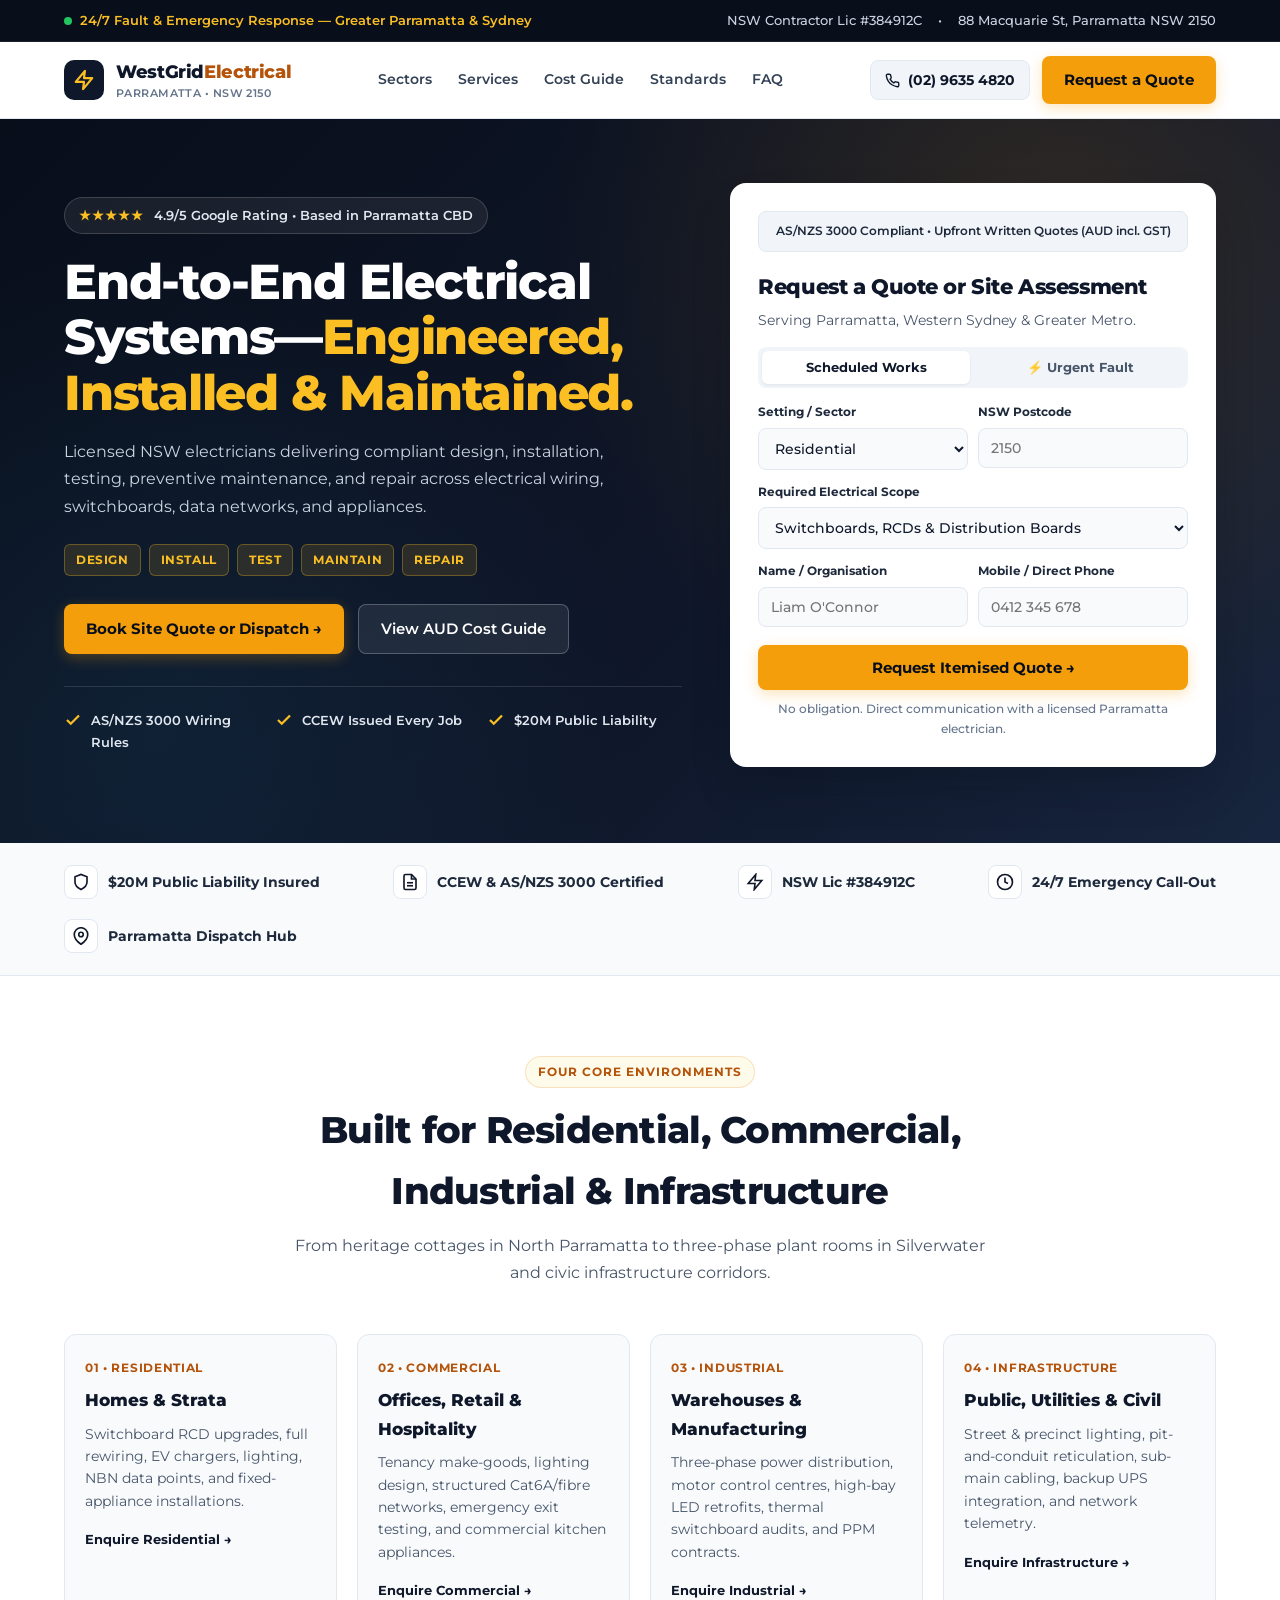
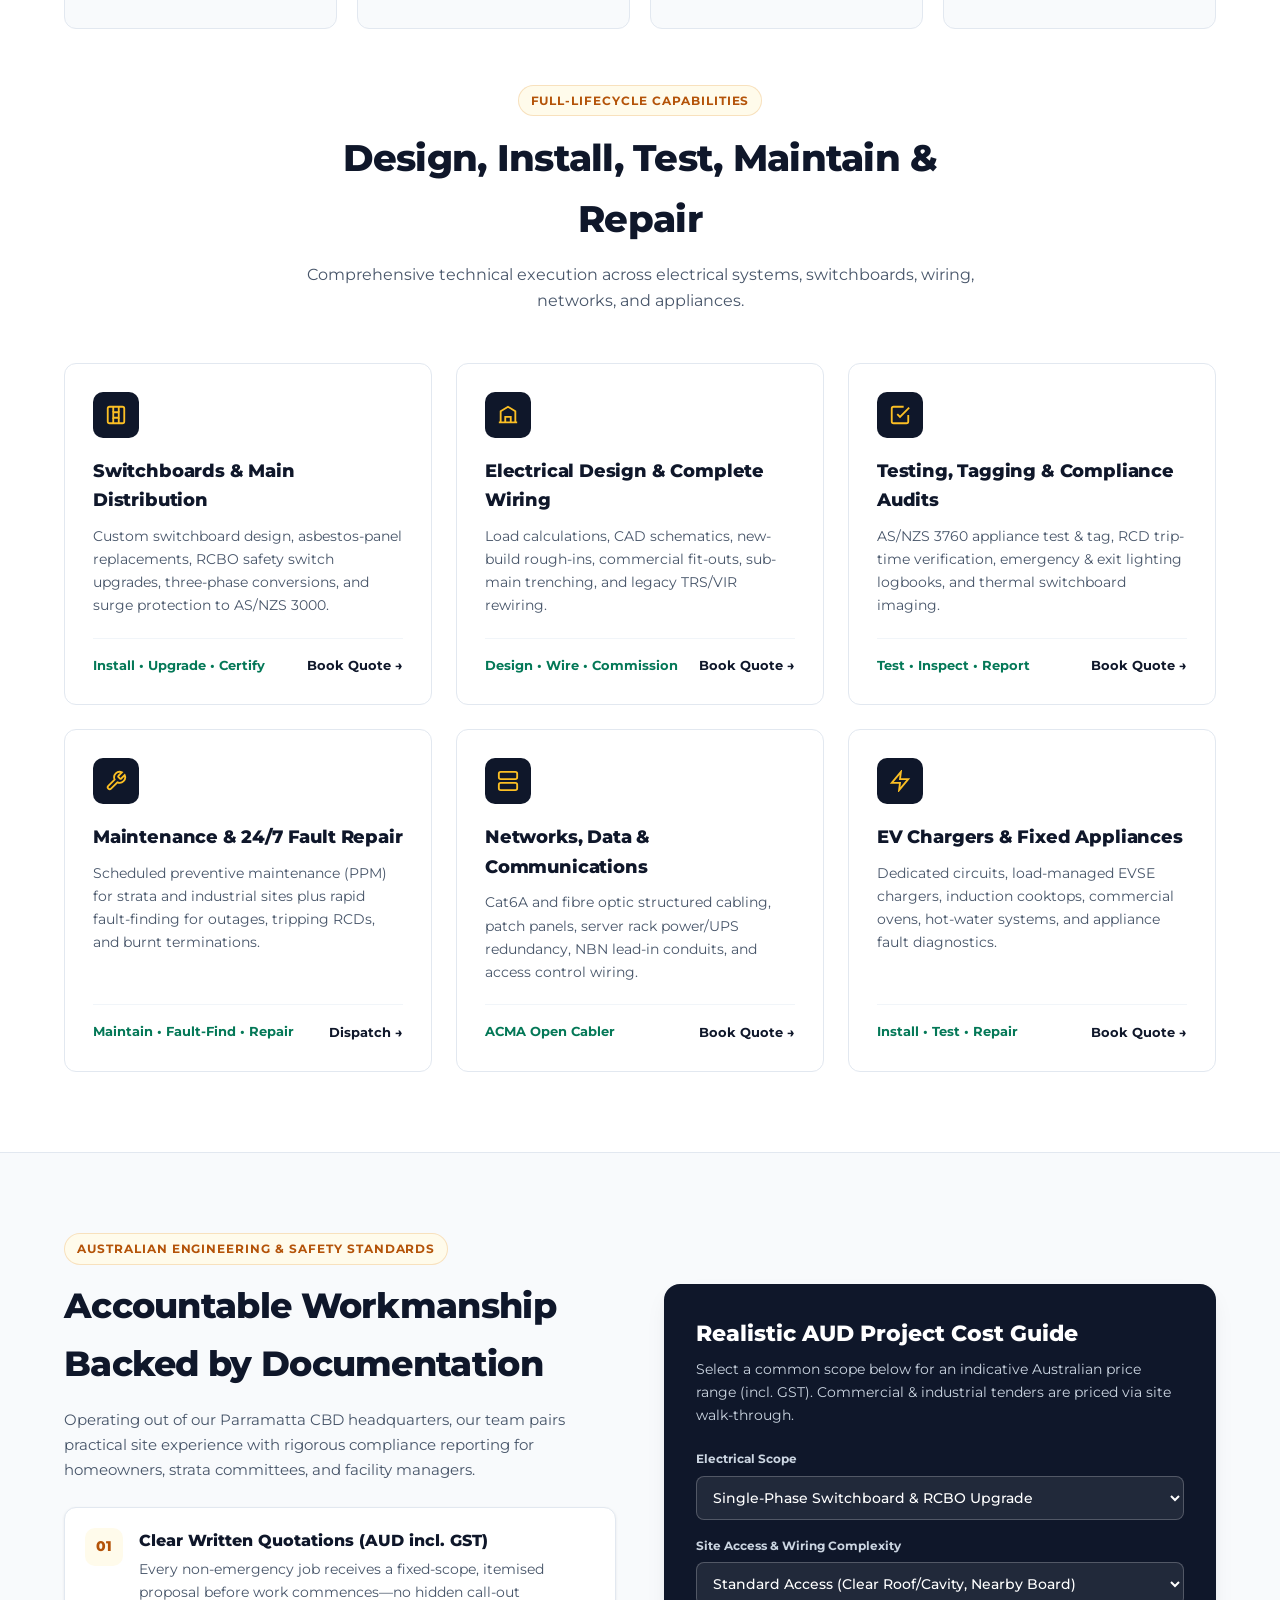
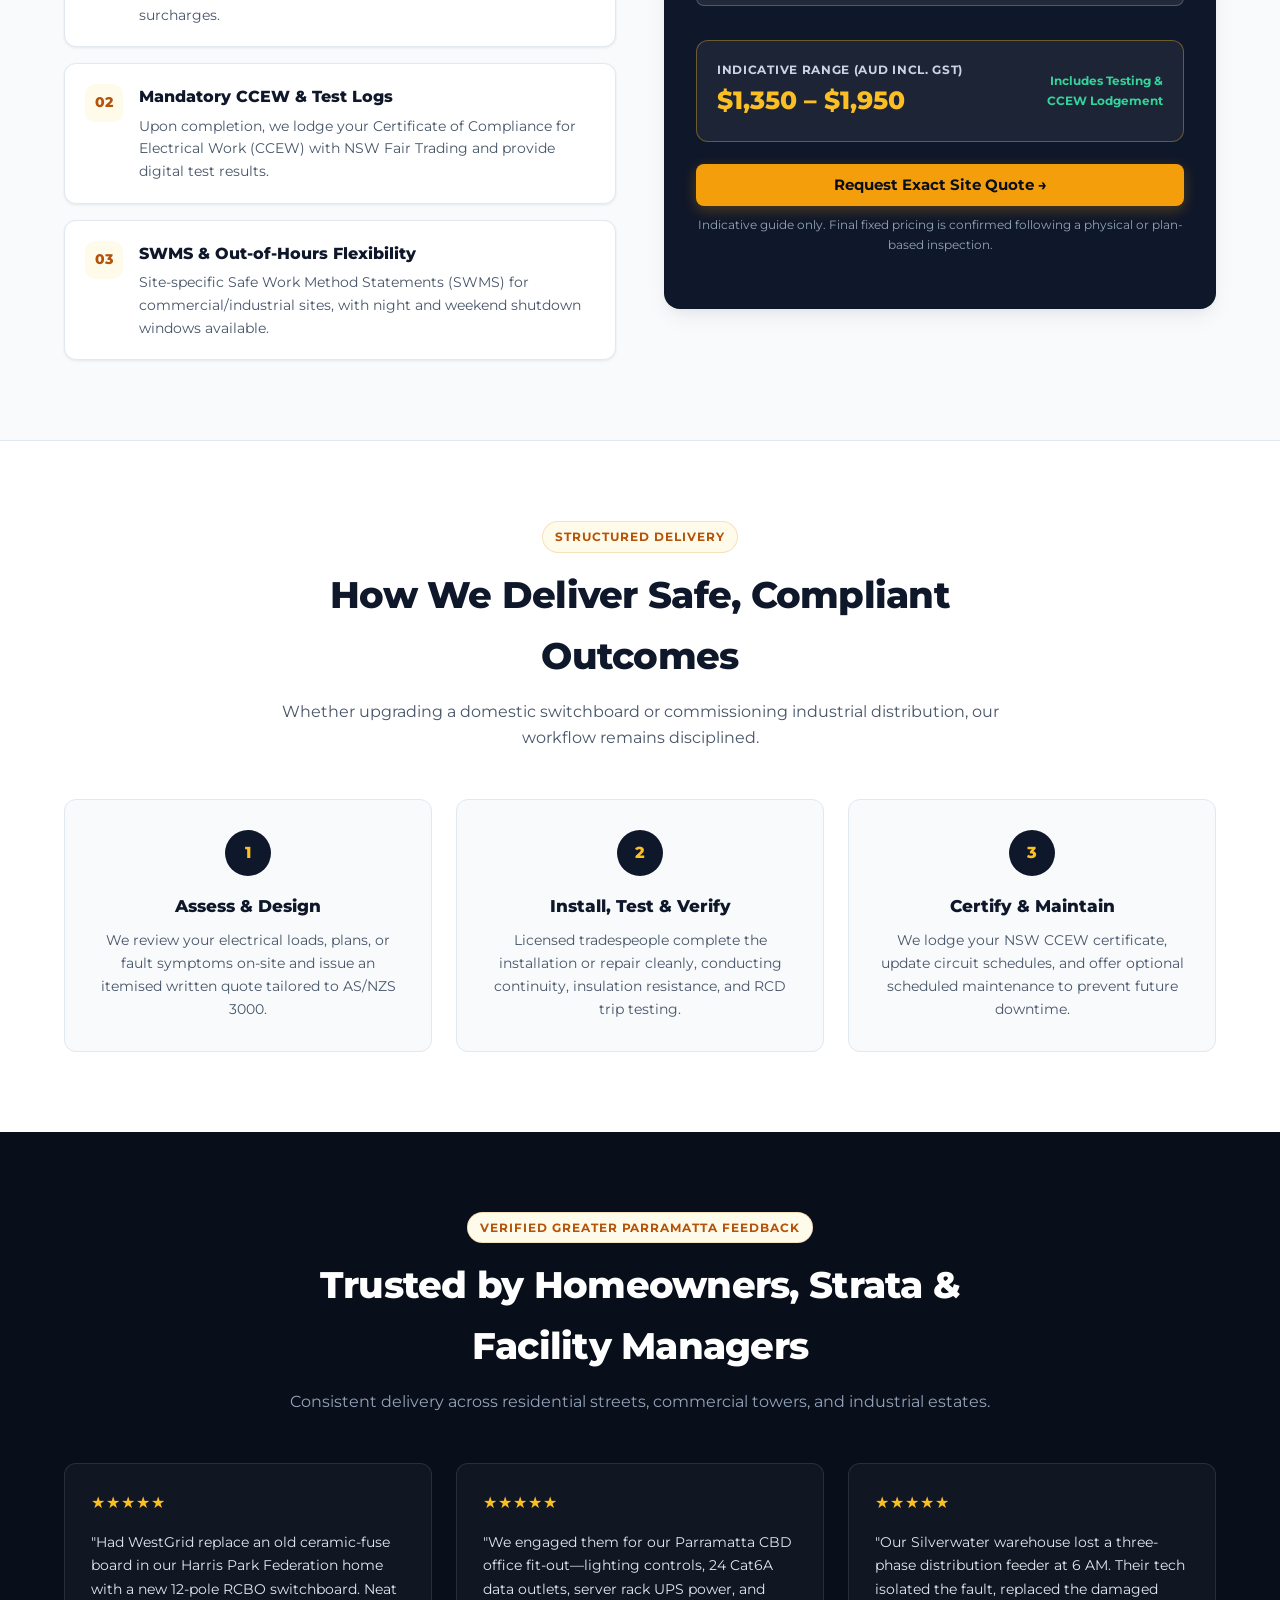
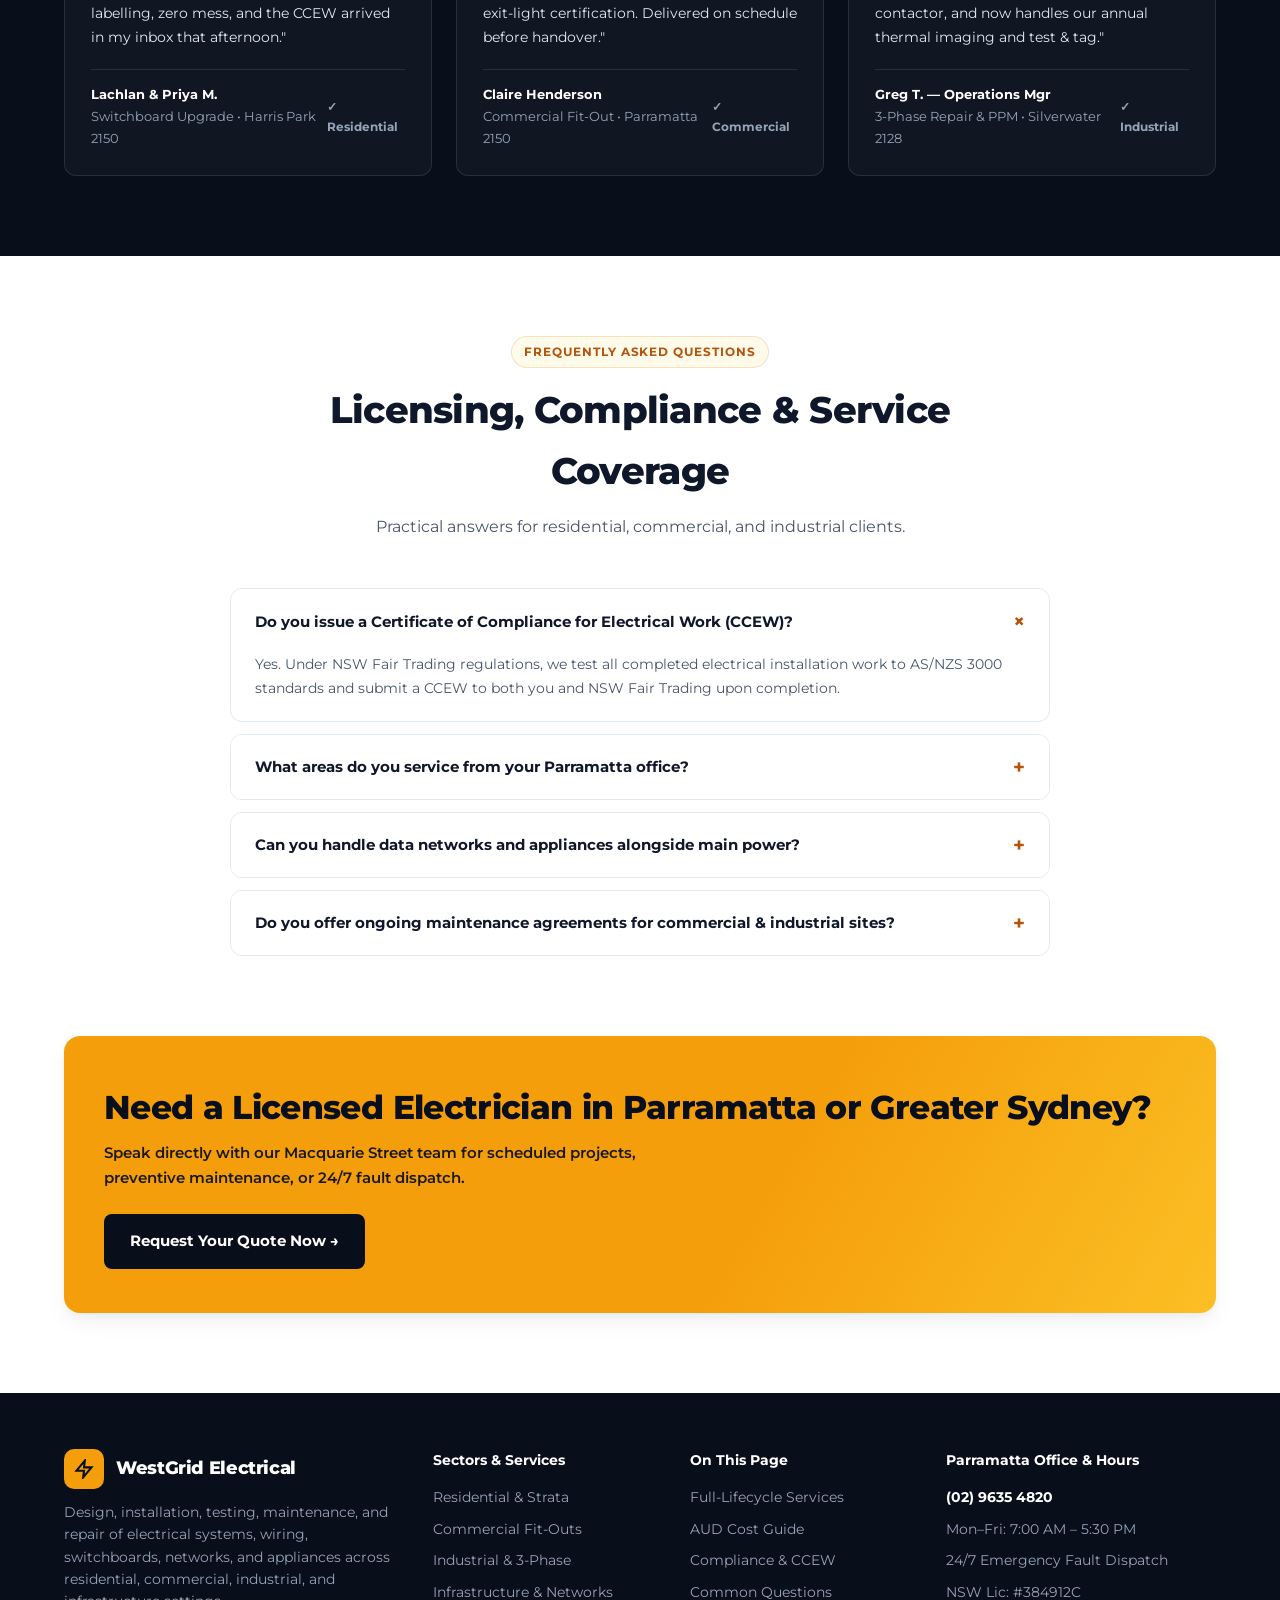
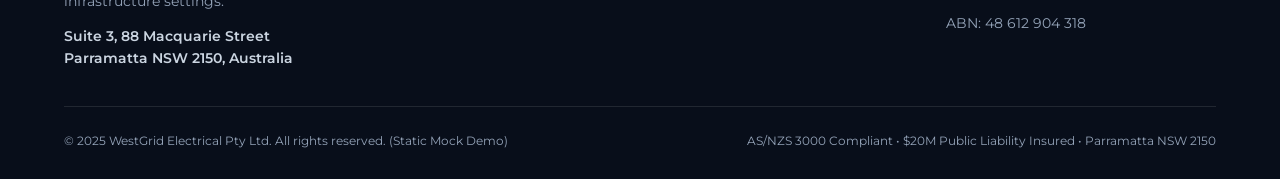
<file: public/assets/aistudio/ai_studio_code_72c4e720.html>
<!DOCTYPE html>
<html lang="en-AU">
<head>
  <meta charset="UTF-8" />
  <meta name="viewport" content="width=device-width, initial-scale=1.0" />
  <title>WestGrid Electrical | Parramatta NSW — Design, Install, Test, Maintain &amp; Repair</title>
  <link rel="preconnect" href="https://fonts.googleapis.com" />
  <link rel="preconnect" href="https://fonts.gstatic.com" crossorigin />
  <link href="https://fonts.googleapis.com/css2?family=Montserrat:wght@400;500;600;700;800&display=swap" rel="stylesheet" />
  <style>
    :root {
      --navy-950: #080e1a;
      --navy-900: #0f172a;
      --navy-800: #1e293b;
      --slate-700: #334155;
      --slate-600: #475569;
      --slate-500: #64748b;
      --slate-200: #e2e8f0;
      --slate-100: #f1f5f9;
      --slate-50: #f8fafc;
      --amber-500: #f59e0b;
      --amber-400: #fbbf24;
      --amber-700: #b45309;
      --amber-50: #fffbeb;
      --emerald-700: #047857;
      --emerald-50: #ecfdf5;
      --red-700: #b91c1c;
      --red-50: #fef2f2;
      --white: #ffffff;
      --radius-sm: 8px;
      --radius-md: 12px;
      --radius-lg: 16px;
      --shadow-sm: 0 1px 3px rgba(15, 23, 42, 0.08);
      --shadow-md: 0 10px 25px -5px rgba(15, 23, 42, 0.08), 0 4px 10px -2px rgba(15, 23, 42, 0.04);
      --shadow-lg: 0 24px 48px -12px rgba(8, 14, 26, 0.32);
    }

    * {
      box-sizing: border-box;
      margin: 0;
      padding: 0;
    }

    html {
      scroll-behavior: smooth;
      font-family: "Montserrat", -apple-system, BlinkMacSystemFont, "Segoe UI", Roboto, sans-serif;
      color: var(--navy-900);
      background-color: var(--white);
      line-height: 1.65;
      -webkit-font-smoothing: antialiased;
    }

    a {
      color: inherit;
      text-decoration: none;
    }

    button,
    input,
    select {
      font-family: inherit;
    }

    button {
      cursor: pointer;
      border: none;
    }

    :focus-visible {
      outline: 3px solid var(--amber-400);
      outline-offset: 2px;
    }

    .container {
      width: 100%;
      max-width: 1200px;
      margin: 0 auto;
      padding: 0 24px;
    }

    /* Top Compliance & Dispatch Bar */
    .top-bar {
      background: var(--navy-950);
      color: #cbd5e1;
      font-size: 0.8rem;
      font-weight: 500;
      padding: 10px 0;
      border-bottom: 1px solid rgba(255, 255, 255, 0.08);
    }

    .top-bar-inner {
      display: flex;
      justify-content: space-between;
      align-items: center;
      flex-wrap: wrap;
      gap: 12px;
    }

    .status-pill {
      display: inline-flex;
      align-items: center;
      gap: 8px;
      font-weight: 600;
      color: var(--amber-400);
    }

    .pulse-dot {
      width: 8px;
      height: 8px;
      background: #22c55e;
      border-radius: 50%;
      box-shadow: 0 0 0 0 rgba(34, 197, 94, 0.7);
      animation: pulse 2s infinite;
    }

    @keyframes pulse {
      0% { box-shadow: 0 0 0 0 rgba(34, 197, 94, 0.7); }
      70% { box-shadow: 0 0 0 7px rgba(34, 197, 94, 0); }
      100% { box-shadow: 0 0 0 0 rgba(34, 197, 94, 0); }
    }

    .top-meta {
      display: flex;
      align-items: center;
      gap: 16px;
      flex-wrap: wrap;
    }

    /* Sticky Header */
    .header {
      position: sticky;
      top: 0;
      z-index: 100;
      background: rgba(255, 255, 255, 0.96);
      backdrop-filter: blur(12px);
      border-bottom: 1px solid var(--slate-200);
    }

    .header-inner {
      display: flex;
      align-items: center;
      justify-content: space-between;
      height: 76px;
      gap: 16px;
    }

    .brand {
      display: flex;
      align-items: center;
      gap: 12px;
      font-weight: 800;
      font-size: 1.15rem;
      letter-spacing: -0.02em;
      color: var(--navy-900);
    }

    .brand-icon {
      width: 40px;
      height: 40px;
      background: var(--navy-900);
      color: var(--amber-400);
      border-radius: 10px;
      display: grid;
      place-items: center;
      flex-shrink: 0;
    }

    .brand-sub {
      display: block;
      font-size: 0.68rem;
      font-weight: 600;
      color: var(--slate-500);
      letter-spacing: 0.04em;
      text-transform: uppercase;
      margin-top: -2px;
    }

    .nav-links {
      display: flex;
      align-items: center;
      gap: 26px;
      font-weight: 600;
      font-size: 0.9rem;
      color: var(--slate-700);
    }

    .nav-links a {
      padding: 6px 0;
      transition: color 0.15s;
    }

    .nav-links a:hover {
      color: var(--amber-700);
    }

    .header-actions {
      display: flex;
      align-items: center;
      gap: 12px;
    }

    .phone-chip {
      display: inline-flex;
      align-items: center;
      gap: 8px;
      padding: 10px 14px;
      background: var(--slate-100);
      border: 1px solid var(--slate-200);
      border-radius: var(--radius-sm);
      font-weight: 700;
      font-size: 0.88rem;
      color: var(--navy-900);
      transition: background 0.15s;
    }

    .phone-chip:hover {
      background: var(--slate-200);
    }

    .btn-primary {
      display: inline-flex;
      align-items: center;
      justify-content: center;
      gap: 8px;
      background: var(--amber-500);
      color: var(--navy-950);
      font-weight: 700;
      padding: 12px 22px;
      border-radius: var(--radius-sm);
      font-size: 0.92rem;
      transition: transform 0.15s, background 0.15s, box-shadow 0.15s;
      box-shadow: 0 4px 14px rgba(245, 158, 11, 0.28);
    }

    .btn-primary:hover {
      background: var(--amber-400);
      transform: translateY(-1px);
    }

    .btn-secondary {
      display: inline-flex;
      align-items: center;
      justify-content: center;
      gap: 8px;
      background: rgba(255, 255, 255, 0.08);
      color: var(--white);
      border: 1px solid rgba(255, 255, 255, 0.24);
      font-weight: 600;
      padding: 12px 22px;
      border-radius: var(--radius-sm);
      font-size: 0.92rem;
      transition: background 0.15s;
    }

    .btn-secondary:hover {
      background: rgba(255, 255, 255, 0.16);
    }

    .mobile-menu-btn {
      display: none;
      background: var(--slate-100);
      border: 1px solid var(--slate-200);
      padding: 9px 10px;
      border-radius: var(--radius-sm);
      color: var(--navy-900);
    }

    /* Hero Section */
    .hero {
      background:
        radial-gradient(circle at 82% 18%, rgba(245, 158, 11, 0.14), transparent 42%),
        radial-gradient(circle at 12% 85%, rgba(56, 189, 248, 0.08), transparent 38%),
        linear-gradient(135deg, var(--navy-950) 0%, var(--navy-900) 62%, #17253e 100%);
      color: var(--white);
      padding: 64px 0 76px;
    }

    .hero-grid {
      display: grid;
      grid-template-columns: 1.12fr 0.88fr;
      gap: 48px;
      align-items: center;
    }

    .location-pill {
      display: inline-flex;
      align-items: center;
      gap: 10px;
      background: rgba(255, 255, 255, 0.07);
      border: 1px solid rgba(255, 255, 255, 0.16);
      padding: 7px 14px;
      border-radius: 999px;
      font-size: 0.8rem;
      font-weight: 600;
      color: #e2e8f0;
      margin-bottom: 20px;
    }

    .stars {
      color: var(--amber-400);
      letter-spacing: 1px;
    }

    .hero h1 {
      font-size: clamp(2rem, 3.8vw, 3.05rem);
      line-height: 1.14;
      font-weight: 800;
      letter-spacing: -0.025em;
      margin-bottom: 18px;
    }

    .hero h1 span {
      color: var(--amber-400);
    }

    .hero-sub {
      font-size: 1.03rem;
      color: #cbd5e1;
      max-width: 580px;
      margin-bottom: 24px;
      font-weight: 400;
    }

    .lifecycle-tags {
      display: flex;
      flex-wrap: wrap;
      gap: 8px;
      margin-bottom: 28px;
    }

    .lifecycle-tag {
      font-size: 0.76rem;
      font-weight: 700;
      text-transform: uppercase;
      letter-spacing: 0.05em;
      padding: 5px 11px;
      border-radius: 6px;
      background: rgba(251, 191, 36, 0.12);
      border: 1px solid rgba(251, 191, 36, 0.3);
      color: var(--amber-400);
    }

    .hero-cta-row {
      display: flex;
      flex-wrap: wrap;
      gap: 14px;
      margin-bottom: 32px;
    }

    .hero-trust-list {
      display: grid;
      grid-template-columns: repeat(3, minmax(0, 1fr));
      gap: 16px;
      padding-top: 22px;
      border-top: 1px solid rgba(255, 255, 255, 0.12);
    }

    .hero-trust-item {
      display: flex;
      align-items: flex-start;
      gap: 9px;
      font-size: 0.84rem;
      color: #e2e8f0;
      font-weight: 600;
    }

    .check-icon {
      color: var(--amber-400);
      flex-shrink: 0;
      margin-top: 2px;
    }

    /* Hero Quote Card */
    .quote-card {
      background: var(--white);
      color: var(--navy-900);
      border-radius: var(--radius-lg);
      padding: 28px;
      box-shadow: var(--shadow-lg);
    }

    .compliance-note {
      background: var(--slate-100);
      color: var(--navy-800);
      border: 1px solid var(--slate-200);
      padding: 9px 12px;
      border-radius: var(--radius-sm);
      font-size: 0.78rem;
      font-weight: 600;
      text-align: center;
      margin-bottom: 18px;
    }

    .quote-card h2 {
      font-size: 1.32rem;
      font-weight: 800;
      letter-spacing: -0.02em;
      margin-bottom: 4px;
    }

    .quote-card p.form-sub {
      font-size: 0.86rem;
      color: var(--slate-600);
      margin-bottom: 16px;
    }

    .urgency-toggle {
      display: grid;
      grid-template-columns: 1fr 1fr;
      gap: 6px;
      margin-bottom: 14px;
      background: var(--slate-100);
      padding: 4px;
      border-radius: var(--radius-sm);
    }

    .urgency-btn {
      padding: 9px 10px;
      border-radius: 6px;
      font-size: 0.8rem;
      font-weight: 700;
      background: transparent;
      color: var(--slate-600);
      transition: all 0.15s;
    }

    .urgency-btn.active {
      background: var(--white);
      color: var(--navy-900);
      box-shadow: var(--shadow-sm);
    }

    .urgency-btn.emergency.active {
      background: var(--red-50);
      color: var(--red-700);
    }

    .form-group {
      margin-bottom: 12px;
    }

    .form-row-2 {
      display: grid;
      grid-template-columns: 1fr 1fr;
      gap: 10px;
    }

    .form-group label {
      display: block;
      font-size: 0.78rem;
      font-weight: 700;
      color: var(--navy-800);
      margin-bottom: 5px;
    }

    .form-control {
      width: 100%;
      padding: 10px 12px;
      border: 1.5px solid var(--slate-200);
      border-radius: var(--radius-sm);
      font-size: 0.88rem;
      font-weight: 500;
      color: var(--navy-900);
      background: var(--slate-50);
      transition: border-color 0.15s, background 0.15s;
    }

    .form-control:focus {
      outline: none;
      border-color: var(--amber-500);
      background: var(--white);
    }

    .submit-btn {
      width: 100%;
      padding: 13px;
      font-size: 0.94rem;
      margin-top: 6px;
    }

    .form-disclaimer {
      text-align: center;
      font-size: 0.74rem;
      color: var(--slate-500);
      margin-top: 10px;
      font-weight: 500;
    }

    .quote-success {
      display: none;
      text-align: center;
      padding: 24px 8px;
    }

    .success-icon {
      width: 56px;
      height: 56px;
      border-radius: 50%;
      background: var(--emerald-50);
      color: var(--emerald-700);
      display: grid;
      place-items: center;
      margin: 0 auto 14px;
    }

    /* Credentials Strip */
    .trust-strip {
      background: var(--slate-50);
      border-bottom: 1px solid var(--slate-200);
      padding: 22px 0;
    }

    .trust-strip-grid {
      display: flex;
      justify-content: space-between;
      align-items: center;
      flex-wrap: wrap;
      gap: 20px;
    }

    .trust-badge-item {
      display: flex;
      align-items: center;
      gap: 10px;
      font-weight: 700;
      font-size: 0.85rem;
      color: var(--navy-800);
    }

    .trust-badge-icon {
      width: 34px;
      height: 34px;
      border-radius: 8px;
      background: var(--white);
      border: 1px solid var(--slate-200);
      display: grid;
      place-items: center;
      color: var(--navy-900);
      flex-shrink: 0;
    }

    /* Section Commons */
    section {
      padding: 80px 0;
    }

    .section-header {
      text-align: center;
      max-width: 720px;
      margin: 0 auto 48px;
    }

    .eyebrow {
      display: inline-block;
      font-size: 0.75rem;
      font-weight: 700;
      text-transform: uppercase;
      letter-spacing: 0.08em;
      color: var(--amber-700);
      background: var(--amber-50);
      border: 1px solid rgba(217, 119, 6, 0.2);
      padding: 5px 12px;
      border-radius: 999px;
      margin-bottom: 12px;
    }

    .section-header h2 {
      font-size: clamp(1.65rem, 3vw, 2.3rem);
      font-weight: 800;
      letter-spacing: -0.02em;
      margin-bottom: 12px;
      color: var(--navy-900);
    }

    .section-header p {
      color: var(--slate-600);
      font-size: 1rem;
      font-weight: 400;
    }

    /* Sector Tabs & 4-Sector Showcase */
    .sector-grid {
      display: grid;
      grid-template-columns: repeat(4, minmax(0, 1fr));
      gap: 20px;
      margin-bottom: 56px;
    }

    .sector-card {
      background: var(--slate-50);
      border: 1px solid var(--slate-200);
      border-radius: var(--radius-md);
      padding: 24px 20px;
      text-align: left;
      transition: border-color 0.15s, box-shadow 0.15s, background 0.15s;
    }

    .sector-card:hover {
      background: var(--white);
      border-color: var(--amber-500);
      box-shadow: var(--shadow-md);
    }

    .sector-label {
      font-size: 0.72rem;
      font-weight: 700;
      text-transform: uppercase;
      letter-spacing: 0.06em;
      color: var(--amber-700);
      margin-bottom: 8px;
      display: block;
    }

    .sector-card h3 {
      font-size: 1.08rem;
      font-weight: 800;
      margin-bottom: 8px;
      color: var(--navy-900);
    }

    .sector-card p {
      font-size: 0.85rem;
      color: var(--slate-600);
      margin-bottom: 14px;
    }

    .sector-action {
      font-size: 0.82rem;
      font-weight: 700;
      color: var(--navy-900);
      background: none;
      display: inline-flex;
      align-items: center;
      gap: 4px;
    }

    .sector-action:hover {
      color: var(--amber-700);
    }

    /* Services Grid */
    .services-grid {
      display: grid;
      grid-template-columns: repeat(3, minmax(0, 1fr));
      gap: 24px;
    }

    .service-card {
      background: var(--white);
      border: 1px solid var(--slate-200);
      border-radius: var(--radius-md);
      padding: 28px;
      transition: transform 0.2s, box-shadow 0.2s, border-color 0.2s;
      display: flex;
      flex-direction: column;
      justify-content: space-between;
    }

    .service-card:hover {
      transform: translateY(-3px);
      box-shadow: var(--shadow-md);
      border-color: var(--amber-500);
    }

    .service-icon {
      width: 46px;
      height: 46px;
      border-radius: 10px;
      background: var(--navy-900);
      color: var(--amber-400);
      display: grid;
      place-items: center;
      margin-bottom: 18px;
    }

    .service-card h3 {
      font-size: 1.12rem;
      font-weight: 800;
      margin-bottom: 10px;
      letter-spacing: -0.01em;
    }

    .service-card p {
      color: var(--slate-600);
      font-size: 0.88rem;
      margin-bottom: 20px;
    }

    .service-meta {
      display: flex;
      align-items: center;
      justify-content: space-between;
      padding-top: 16px;
      border-top: 1px solid var(--slate-100);
      font-size: 0.82rem;
      font-weight: 700;
    }

    .scope-tag {
      color: var(--emerald-700);
    }

    .select-service-link {
      color: var(--navy-900);
      display: inline-flex;
      align-items: center;
      gap: 4px;
      font-weight: 700;
      background: none;
      font-size: 0.82rem;
    }

    .select-service-link:hover {
      color: var(--amber-700);
    }

    /* Interactive Cost Estimator + Parramatta Standards */
    .estimator-section {
      background: var(--slate-50);
      border-top: 1px solid var(--slate-200);
      border-bottom: 1px solid var(--slate-200);
    }

    .split-feature {
      display: grid;
      grid-template-columns: 1fr 1fr;
      gap: 48px;
      align-items: center;
    }

    .guarantees-list {
      display: grid;
      gap: 16px;
    }

    .guarantee-item {
      display: flex;
      gap: 16px;
      background: var(--white);
      padding: 20px;
      border-radius: var(--radius-md);
      border: 1px solid var(--slate-200);
      box-shadow: var(--shadow-sm);
    }

    .guarantee-num {
      width: 38px;
      height: 38px;
      border-radius: 10px;
      background: var(--amber-50);
      color: var(--amber-700);
      font-weight: 800;
      font-size: 0.9rem;
      display: grid;
      place-items: center;
      flex-shrink: 0;
    }

    .guarantee-item h3 {
      font-size: 1rem;
      font-weight: 800;
      margin-bottom: 4px;
    }

    .guarantee-item p {
      font-size: 0.86rem;
      color: var(--slate-600);
    }

    .estimator-box {
      background: var(--navy-900);
      color: var(--white);
      border-radius: var(--radius-lg);
      padding: 32px;
      box-shadow: var(--shadow-md);
    }

    .estimator-box h3 {
      font-size: 1.35rem;
      font-weight: 800;
      margin-bottom: 6px;
    }

    .estimator-box > p {
      color: #cbd5e1;
      font-size: 0.88rem;
      margin-bottom: 22px;
    }

    .est-label {
      display: block;
      font-size: 0.78rem;
      font-weight: 700;
      color: #cbd5e1;
      margin-bottom: 6px;
    }

    .est-select {
      width: 100%;
      padding: 11px 12px;
      border-radius: var(--radius-sm);
      border: 1px solid rgba(255, 255, 255, 0.22);
      background: rgba(255, 255, 255, 0.08);
      color: var(--white);
      font-size: 0.88rem;
      font-weight: 500;
      margin-bottom: 16px;
    }

    .est-select option {
      color: var(--navy-900);
      background: var(--white);
    }

    .est-result {
      background: rgba(255, 255, 255, 0.06);
      border: 1px solid rgba(251, 191, 36, 0.35);
      border-radius: var(--radius-md);
      padding: 20px;
      margin: 18px 0 22px;
      display: flex;
      justify-content: space-between;
      align-items: center;
      flex-wrap: wrap;
      gap: 12px;
    }

    .est-price {
      font-size: 1.55rem;
      font-weight: 800;
      color: var(--amber-400);
    }

    /* 3-Step Delivery Process */
    .steps-grid {
      display: grid;
      grid-template-columns: repeat(3, minmax(0, 1fr));
      gap: 24px;
    }

    .step-card {
      text-align: center;
      padding: 30px 24px;
      border-radius: var(--radius-md);
      background: var(--slate-50);
      border: 1px solid var(--slate-200);
    }

    .step-badge {
      width: 46px;
      height: 46px;
      border-radius: 50%;
      background: var(--navy-900);
      color: var(--amber-400);
      font-weight: 800;
      font-size: 1rem;
      display: grid;
      place-items: center;
      margin: 0 auto 16px;
    }

    .step-card h3 {
      font-size: 1.08rem;
      font-weight: 800;
      margin-bottom: 8px;
    }

    .step-card p {
      font-size: 0.87rem;
      color: var(--slate-600);
    }

    /* Reviews Section */
    .reviews-section {
      background: var(--navy-950);
      color: var(--white);
    }

    .reviews-section .section-header h2 {
      color: var(--white);
    }

    .reviews-section .section-header p {
      color: #94a3b8;
    }

    .reviews-grid {
      display: grid;
      grid-template-columns: repeat(3, minmax(0, 1fr));
      gap: 24px;
    }

    .review-card {
      background: rgba(255, 255, 255, 0.04);
      border: 1px solid rgba(255, 255, 255, 0.1);
      border-radius: var(--radius-md);
      padding: 26px;
      display: flex;
      flex-direction: column;
      justify-content: space-between;
    }

    .review-text {
      font-size: 0.9rem;
      color: #e2e8f0;
      margin: 14px 0 20px;
      line-height: 1.65;
    }

    .reviewer {
      display: flex;
      align-items: center;
      justify-content: space-between;
      border-top: 1px solid rgba(255, 255, 255, 0.1);
      padding-top: 14px;
      font-size: 0.82rem;
    }

    .reviewer strong {
      display: block;
      color: var(--white);
    }

    .reviewer span {
      color: #94a3b8;
    }

    .verified-tag {
      color: #34d399;
      font-weight: 700;
      font-size: 0.76rem;
    }

    /* FAQ Accordion */
    .faq-list {
      max-width: 820px;
      margin: 0 auto;
      display: grid;
      gap: 12px;
    }

    .faq-item {
      border: 1px solid var(--slate-200);
      border-radius: var(--radius-md);
      overflow: hidden;
      background: var(--white);
    }

    .faq-btn {
      width: 100%;
      text-align: left;
      padding: 20px 24px;
      background: var(--white);
      font-size: 0.96rem;
      font-weight: 700;
      color: var(--navy-900);
      display: flex;
      justify-content: space-between;
      align-items: center;
      gap: 16px;
    }

    .faq-btn:hover {
      background: var(--slate-50);
    }

    .faq-icon {
      font-size: 1.25rem;
      color: var(--amber-700);
      transition: transform 0.2s;
      flex-shrink: 0;
    }

    .faq-item.open .faq-icon {
      transform: rotate(45deg);
    }

    .faq-answer {
      max-height: 0;
      overflow: hidden;
      transition: max-height 0.25s ease;
      padding: 0 24px;
      color: var(--slate-600);
      font-size: 0.9rem;
    }

    .faq-item.open .faq-answer {
      max-height: 240px;
      padding-bottom: 20px;
    }

    /* Final CTA Banner */
    .cta-banner {
      padding: 0 0 80px;
    }

    .cta-box {
      background: linear-gradient(120deg, var(--amber-500) 0%, #f59e0b 60%, #fbbf24 100%);
      color: var(--navy-950);
      border-radius: var(--radius-lg);
      padding: 44px 40px;
      display: flex;
      justify-content: space-between;
      align-items: center;
      flex-wrap: wrap;
      gap: 24px;
      box-shadow: var(--shadow-md);
    }

    .cta-box h2 {
      font-size: clamp(1.5rem, 2.8vw, 2.05rem);
      font-weight: 800;
      letter-spacing: -0.02em;
      margin-bottom: 6px;
    }

    .cta-box p {
      font-weight: 600;
      font-size: 0.95rem;
      opacity: 0.92;
      max-width: 600px;
    }

    .btn-dark {
      background: var(--navy-950);
      color: var(--white);
      padding: 15px 26px;
      border-radius: var(--radius-sm);
      font-weight: 700;
      font-size: 0.94rem;
      display: inline-flex;
      align-items: center;
      gap: 8px;
      transition: transform 0.15s;
    }

    .btn-dark:hover {
      transform: translateY(-2px);
    }

    /* Footer */
    .footer {
      background: var(--navy-950);
      color: #94a3b8;
      padding: 56px 0 28px;
      font-size: 0.85rem;
    }

    .footer-grid {
      display: grid;
      grid-template-columns: 1.5fr 1fr 1fr 1.2fr;
      gap: 32px;
      padding-bottom: 36px;
      border-bottom: 1px solid rgba(255, 255, 255, 0.1);
    }

    .footer h4 {
      color: var(--white);
      font-size: 0.9rem;
      font-weight: 700;
      margin-bottom: 14px;
    }

    .footer ul {
      list-style: none;
      display: grid;
      gap: 9px;
    }

    .footer a:hover {
      color: var(--amber-400);
    }

    .footer-bottom {
      padding-top: 24px;
      display: flex;
      justify-content: space-between;
      flex-wrap: wrap;
      gap: 12px;
      font-size: 0.78rem;
    }

    /* Toast Notification */
    .toast {
      position: fixed;
      bottom: 24px;
      right: 24px;
      background: var(--navy-900);
      color: var(--white);
      padding: 12px 18px;
      border-radius: var(--radius-sm);
      border-left: 4px solid var(--amber-400);
      box-shadow: var(--shadow-lg);
      font-size: 0.86rem;
      font-weight: 600;
      opacity: 0;
      pointer-events: none;
      transform: translateY(12px);
      transition: all 0.25s;
      z-index: 999;
    }

    .toast.show {
      opacity: 1;
      transform: translateY(0);
    }

    /* Responsive Breakpoints */
    @media (max-width: 1024px) {
      .hero-grid,
      .split-feature,
      .footer-grid {
        grid-template-columns: 1fr;
      }

      .sector-grid {
        grid-template-columns: repeat(2, minmax(0, 1fr));
      }

      .services-grid,
      .reviews-grid,
      .steps-grid {
        grid-template-columns: repeat(2, minmax(0, 1fr));
      }

      .nav-links,
      .phone-chip {
        display: none;
      }

      .mobile-menu-btn {
        display: inline-flex;
      }

      .nav-links.mobile-open {
        display: flex;
        flex-direction: column;
        position: absolute;
        top: 76px;
        left: 0;
        right: 0;
        background: var(--white);
        padding: 20px 24px;
        border-bottom: 1px solid var(--slate-200);
        box-shadow: var(--shadow-md);
      }
    }

    @media (max-width: 640px) {
      .sector-grid,
      .services-grid,
      .reviews-grid,
      .steps-grid,
      .hero-trust-list,
      .form-row-2 {
        grid-template-columns: 1fr;
      }

      .cta-box {
        padding: 32px 24px;
      }

      .top-meta {
        display: none;
      }
    }
  </style>
</head>
<body>

  <!-- Top Compliance & Dispatch Bar -->
  <div class="top-bar">
    <div class="container top-bar-inner">
      <div class="status-pill">
        <span class="pulse-dot"></span>
        <span>24/7 Fault &amp; Emergency Response — Greater Parramatta &amp; Sydney</span>
      </div>
      <div class="top-meta">
        <span>NSW Contractor Lic #384912C</span>
        <span>•</span>
        <span>88 Macquarie St, Parramatta NSW 2150</span>
      </div>
    </div>
  </div>

  <!-- Sticky Header -->
  <header class="header">
    <div class="container header-inner">
      <a href="#top" class="brand">
        <span class="brand-icon" aria-hidden="true">
          <svg width="22" height="22" viewBox="0 0 24 24" fill="none" stroke="currentColor" stroke-width="2.4" stroke-linecap="round" stroke-linejoin="round">
            <polygon points="13 2 3 14 12 14 11 22 21 10 12 10 13 2"></polygon>
          </svg>
        </span>
        <span>
          WestGrid<span style="color: var(--amber-700);">Electrical</span>
          <span class="brand-sub">Parramatta • NSW 2150</span>
        </span>
      </a>

      <nav class="nav-links" id="navLinks" aria-label="Main Navigation">
        <a href="#sectors">Sectors</a>
        <a href="#services">Services</a>
        <a href="#estimator">Cost Guide</a>
        <a href="#standards">Standards</a>
        <a href="#faq">FAQ</a>
      </nav>

      <div class="header-actions">
        <button type="button" class="phone-chip" onclick="copyPhone()">
          <svg width="15" height="15" viewBox="0 0 24 24" fill="none" stroke="currentColor" stroke-width="2.2" stroke-linecap="round" stroke-linejoin="round">
            <path d="M22 16.92v3a2 2 0 0 1-2.18 2 19.79 19.79 0 0 1-8.63-3.07 19.5 19.5 0 0 1-6-6 19.79 19.79 0 0 1-3.07-8.67A2 2 0 0 1 4.11 2h3a2 2 0 0 1 2 1.72c.127.96.361 1.903.7 2.81a2 2 0 0 1-.45 2.11L8.09 9.91a16 16 0 0 0 6 6l1.27-1.27a2 2 0 0 1 2.11-.45c.907.339 1.85.573 2.81.7A2 2 0 0 1 22 16.92z"></path>
          </svg>
          (02) 9635 4820
        </button>
        <a href="#quote" class="btn-primary">Request a Quote</a>
        <button type="button" class="mobile-menu-btn" aria-label="Toggle Menu" onclick="toggleMenu()">
          <svg width="22" height="22" viewBox="0 0 24 24" fill="none" stroke="currentColor" stroke-width="2.2">
            <line x1="3" y1="6" x2="21" y2="6"></line>
            <line x1="3" y1="12" x2="21" y2="12"></line>
            <line x1="3" y1="18" x2="21" y2="18"></line>
          </svg>
        </button>
      </div>
    </div>
  </header>

  <!-- Hero Section -->
  <section class="hero" id="top">
    <div class="container hero-grid">
      <div>
        <div class="location-pill">
          <span class="stars">★★★★★</span>
          <span>4.9/5 Google Rating • Based in Parramatta CBD</span>
        </div>

        <h1>
          End-to-End Electrical Systems—<span>Engineered, Installed &amp; Maintained.</span>
        </h1>

        <p class="hero-sub">
          Licensed NSW electricians delivering compliant design, installation, testing, preventive maintenance, and repair across electrical wiring, switchboards, data networks, and appliances.
        </p>

        <div class="lifecycle-tags">
          <span class="lifecycle-tag">Design</span>
          <span class="lifecycle-tag">Install</span>
          <span class="lifecycle-tag">Test</span>
          <span class="lifecycle-tag">Maintain</span>
          <span class="lifecycle-tag">Repair</span>
        </div>

        <div class="hero-cta-row">
          <a href="#quote" class="btn-primary">Book Site Quote or Dispatch →</a>
          <a href="#estimator" class="btn-secondary">View AUD Cost Guide</a>
        </div>

        <div class="hero-trust-list">
          <div class="hero-trust-item">
            <svg class="check-icon" width="18" height="18" viewBox="0 0 24 24" fill="none" stroke="currentColor" stroke-width="3"><polyline points="20 6 9 17 4 12"></polyline></svg>
            <span>AS/NZS 3000 Wiring Rules</span>
          </div>
          <div class="hero-trust-item">
            <svg class="check-icon" width="18" height="18" viewBox="0 0 24 24" fill="none" stroke="currentColor" stroke-width="3"><polyline points="20 6 9 17 4 12"></polyline></svg>
            <span>CCEW Issued Every Job</span>
          </div>
          <div class="hero-trust-item">
            <svg class="check-icon" width="18" height="18" viewBox="0 0 24 24" fill="none" stroke="currentColor" stroke-width="3"><polyline points="20 6 9 17 4 12"></polyline></svg>
            <span>$20M Public Liability</span>
          </div>
        </div>
      </div>

      <!-- Above-the-fold Quote & Dispatch Card -->
      <div class="quote-card" id="quote">
        <div class="compliance-note">
          AS/NZS 3000 Compliant • Upfront Written Quotes (AUD incl. GST)
        </div>

        <form id="quoteForm" onsubmit="handleQuoteSubmit(event)">
          <h2>Request a Quote or Site Assessment</h2>
          <p class="form-sub">Serving Parramatta, Western Sydney &amp; Greater Metro.</p>

          <div class="urgency-toggle">
            <button type="button" class="urgency-btn active" onclick="setUrgency(this, 'Scheduled Quote / Works')">Scheduled Works</button>
            <button type="button" class="urgency-btn emergency" onclick="setUrgency(this, '24/7 Urgent Fault Call-Out')">⚡ Urgent Fault</button>
          </div>
          <input type="hidden" id="urgencyInput" value="Scheduled Quote / Works" />

          <div class="form-row-2">
            <div class="form-group">
              <label for="sectorSelect">Setting / Sector</label>
              <select id="sectorSelect" class="form-control" required>
                <option value="Residential">Residential</option>
                <option value="Commercial">Commercial</option>
                <option value="Industrial">Industrial</option>
                <option value="Infrastructure">Infrastructure</option>
              </select>
            </div>
            <div class="form-group">
              <label for="postcodeInput">NSW Postcode</label>
              <input type="text" id="postcodeInput" class="form-control" placeholder="2150" maxlength="4" pattern="\d{4}" required />
            </div>
          </div>

          <div class="form-group">
            <label for="serviceSelect">Required Electrical Scope</label>
            <select id="serviceSelect" class="form-control" required>
              <option value="Switchboards, RCDs &amp; Distribution Boards">Switchboards, RCDs &amp; Distribution Boards</option>
              <option value="Electrical Design, Wiring &amp; Fit-Outs">Electrical Design, Wiring &amp; Fit-Outs</option>
              <option value="Testing, Tagging &amp; Compliance Audits">Testing, Tagging &amp; Compliance Audits</option>
              <option value="Preventive Maintenance &amp; Fault Repair">Preventive Maintenance &amp; Fault Repair</option>
              <option value="Data, Comms &amp; Network Cabling">Data, Comms &amp; Network Cabling</option>
              <option value="EV Chargers &amp; Appliance Connections">EV Chargers &amp; Appliance Connections</option>
            </select>
          </div>

          <div class="form-row-2">
            <div class="form-group">
              <label for="fullName">Name / Organisation</label>
              <input type="text" id="fullName" class="form-control" placeholder="Liam O'Connor" required />
            </div>
            <div class="form-group">
              <label for="phoneInput">Mobile / Direct Phone</label>
              <input type="tel" id="phoneInput" class="form-control" placeholder="0412 345 678" required />
            </div>
          </div>

          <button type="submit" class="btn-primary submit-btn">
            Request Itemised Quote →
          </button>
          <p class="form-disclaimer">No obligation. Direct communication with a licensed Parramatta electrician.</p>
        </form>

        <div class="quote-success" id="quoteSuccess">
          <div class="success-icon">
            <svg width="28" height="28" viewBox="0 0 24 24" fill="none" stroke="currentColor" stroke-width="3">
              <polyline points="20 6 9 17 4 12"></polyline>
            </svg>
          </div>
          <h3 style="font-size: 1.25rem; font-weight: 800; margin-bottom: 8px;">Enquiry Logged</h3>
          <p style="color: var(--slate-600); font-size: 0.88rem; margin-bottom: 18px;" id="successDetails">
            Our Parramatta operations coordinator will contact you shortly.
          </p>
          <button type="button" class="btn-primary" onclick="resetForm()">Log Another Enquiry</button>
        </div>
      </div>
    </div>
  </section>

  <!-- Australian Compliance & Trust Strip -->
  <div class="trust-strip">
    <div class="container trust-strip-grid">
      <div class="trust-badge-item">
        <span class="trust-badge-icon">
          <svg width="18" height="18" viewBox="0 0 24 24" fill="none" stroke="currentColor" stroke-width="2.2"><path d="M12 22s8-4 8-10V5l-8-3-8 3v7c0 6 8 10 8 10z"></path></svg>
        </span>
        <span>$20M Public Liability Insured</span>
      </div>
      <div class="trust-badge-item">
        <span class="trust-badge-icon">
          <svg width="18" height="18" viewBox="0 0 24 24" fill="none" stroke="currentColor" stroke-width="2.2"><path d="M14 2H6a2 2 0 0 0-2 2v16a2 2 0 0 0 2 2h12a2 2 0 0 0 2-2V8z"></path><polyline points="14 2 14 8 20 8"></polyline><line x1="16" y1="13" x2="8" y2="13"></line><line x1="16" y1="17" x2="8" y2="17"></line></svg>
        </span>
        <span>CCEW &amp; AS/NZS 3000 Certified</span>
      </div>
      <div class="trust-badge-item">
        <span class="trust-badge-icon">
          <svg width="18" height="18" viewBox="0 0 24 24" fill="none" stroke="currentColor" stroke-width="2.2"><polygon points="13 2 3 14 12 14 11 22 21 10 12 10 13 2"></polygon></svg>
        </span>
        <span>NSW Lic #384912C</span>
      </div>
      <div class="trust-badge-item">
        <span class="trust-badge-icon">
          <svg width="18" height="18" viewBox="0 0 24 24" fill="none" stroke="currentColor" stroke-width="2.2"><circle cx="12" cy="12" r="10"></circle><polyline points="12 6 12 12 16 14"></polyline></svg>
        </span>
        <span>24/7 Emergency Call-Out</span>
      </div>
      <div class="trust-badge-item">
        <span class="trust-badge-icon">
          <svg width="18" height="18" viewBox="0 0 24 24" fill="none" stroke="currentColor" stroke-width="2.2"><path d="M21 10c0 7-9 13-9 13s-9-6-9-13a9 9 0 0 1 18 0z"></path><circle cx="12" cy="10" r="3"></circle></svg>
        </span>
        <span>Parramatta Dispatch Hub</span>
      </div>
    </div>
  </div>

  <!-- Sectors & Services Section -->
  <section id="sectors">
    <div class="container">
      <div class="section-header">
        <span class="eyebrow">Four Core Environments</span>
        <h2>Built for Residential, Commercial, Industrial &amp; Infrastructure</h2>
        <p>From heritage cottages in North Parramatta to three-phase plant rooms in Silverwater and civic infrastructure corridors.</p>
      </div>

      <div class="sector-grid">
        <div class="sector-card">
          <span class="sector-label">01 • Residential</span>
          <h3>Homes &amp; Strata</h3>
          <p>Switchboard RCD upgrades, full rewiring, EV chargers, lighting, NBN data points, and fixed-appliance installations.</p>
          <button type="button" class="sector-action" onclick="selectSector('Residential')">Enquire Residential →</button>
        </div>

        <div class="sector-card">
          <span class="sector-label">02 • Commercial</span>
          <h3>Offices, Retail &amp; Hospitality</h3>
          <p>Tenancy make-goods, lighting design, structured Cat6A/fibre networks, emergency exit testing, and commercial kitchen appliances.</p>
          <button type="button" class="sector-action" onclick="selectSector('Commercial')">Enquire Commercial →</button>
        </div>

        <div class="sector-card">
          <span class="sector-label">03 • Industrial</span>
          <h3>Warehouses &amp; Manufacturing</h3>
          <p>Three-phase power distribution, motor control centres, high-bay LED retrofits, thermal switchboard audits, and PPM contracts.</p>
          <button type="button" class="sector-action" onclick="selectSector('Industrial')">Enquire Industrial →</button>
        </div>

        <div class="sector-card">
          <span class="sector-label">04 • Infrastructure</span>
          <h3>Public, Utilities &amp; Civil</h3>
          <p>Street &amp; precinct lighting, pit-and-conduit reticulation, sub-main cabling, backup UPS integration, and network telemetry.</p>
          <button type="button" class="sector-action" onclick="selectSector('Infrastructure')">Enquire Infrastructure →</button>
        </div>
      </div>

      <div class="section-header" id="services" style="margin-top: 24px;">
        <span class="eyebrow">Full-Lifecycle Capabilities</span>
        <h2>Design, Install, Test, Maintain &amp; Repair</h2>
        <p>Comprehensive technical execution across electrical systems, switchboards, wiring, networks, and appliances.</p>
      </div>

      <div class="services-grid">
        <div class="service-card">
          <div>
            <div class="service-icon">
              <svg width="22" height="22" viewBox="0 0 24 24" fill="none" stroke="currentColor" stroke-width="2">
                <rect x="3" y="3" width="18" height="18" rx="2"></rect>
                <path d="M9 9h6v6H9z"></path>
                <path d="M9 3v6M15 3v6M9 15v6M15 15v6"></path>
              </svg>
            </div>
            <h3>Switchboards &amp; Main Distribution</h3>
            <p>Custom switchboard design, asbestos-panel replacements, RCBO safety switch upgrades, three-phase conversions, and surge protection to AS/NZS 3000.</p>
          </div>
          <div class="service-meta">
            <span class="scope-tag">Install • Upgrade • Certify</span>
            <button type="button" class="select-service-link" onclick="bookService('Switchboards, RCDs & Distribution Boards')">Book Quote →</button>
          </div>
        </div>

        <div class="service-card">
          <div>
            <div class="service-icon">
              <svg width="22" height="22" viewBox="0 0 24 24" fill="none" stroke="currentColor" stroke-width="2">
                <path d="M2 20h20M4 20V8l8-5 8 5v12"></path>
                <path d="M9 20v-6h6v6"></path>
              </svg>
            </div>
            <h3>Electrical Design &amp; Complete Wiring</h3>
            <p>Load calculations, CAD schematics, new-build rough-ins, commercial fit-outs, sub-main trenching, and legacy TRS/VIR rewiring.</p>
          </div>
          <div class="service-meta">
            <span class="scope-tag">Design • Wire • Commission</span>
            <button type="button" class="select-service-link" onclick="bookService('Electrical Design, Wiring & Fit-Outs')">Book Quote →</button>
          </div>
        </div>

        <div class="service-card">
          <div>
            <div class="service-icon">
              <svg width="22" height="22" viewBox="0 0 24 24" fill="none" stroke="currentColor" stroke-width="2">
                <path d="M9 11l3 3L22 4"></path>
                <path d="M21 12v7a2 2 0 0 1-2 2H5a2 2 0 0 1-2-2V5a2 2 0 0 1 2-2h11"></path>
              </svg>
            </div>
            <h3>Testing, Tagging &amp; Compliance Audits</h3>
            <p>AS/NZS 3760 appliance test &amp; tag, RCD trip-time verification, emergency &amp; exit lighting logbooks, and thermal switchboard imaging.</p>
          </div>
          <div class="service-meta">
            <span class="scope-tag">Test • Inspect • Report</span>
            <button type="button" class="select-service-link" onclick="bookService('Testing, Tagging & Compliance Audits')">Book Quote →</button>
          </div>
        </div>

        <div class="service-card">
          <div>
            <div class="service-icon">
              <svg width="22" height="22" viewBox="0 0 24 24" fill="none" stroke="currentColor" stroke-width="2">
                <path d="M14.7 6.3a1 1 0 0 0 0 1.4l1.6 1.6a1 1 0 0 0 1.4 0l3.77-3.77a6 6 0 0 1-7.94 7.94l-6.91 6.91a2.12 2.12 0 0 1-3-3l6.91-6.91a6 6 0 0 1 7.94-7.94l-3.76 3.76z"></path>
              </svg>
            </div>
            <h3>Maintenance &amp; 24/7 Fault Repair</h3>
            <p>Scheduled preventive maintenance (PPM) for strata and industrial sites plus rapid fault-finding for outages, tripping RCDs, and burnt terminations.</p>
          </div>
          <div class="service-meta">
            <span class="scope-tag">Maintain • Fault-Find • Repair</span>
            <button type="button" class="select-service-link" onclick="bookService('Preventive Maintenance & Fault Repair', true)">Dispatch →</button>
          </div>
        </div>

        <div class="service-card">
          <div>
            <div class="service-icon">
              <svg width="22" height="22" viewBox="0 0 24 24" fill="none" stroke="currentColor" stroke-width="2">
                <rect x="2" y="2" width="20" height="8" rx="2" ry="2"></rect>
                <rect x="2" y="14" width="20" height="8" rx="2" ry="2"></rect>
                <line x1="6" y1="6" x2="6.01" y2="6"></line>
                <line x1="6" y1="18" x2="6.01" y2="18"></line>
              </svg>
            </div>
            <h3>Networks, Data &amp; Communications</h3>
            <p>Cat6A and fibre optic structured cabling, patch panels, server rack power/UPS redundancy, NBN lead-in conduits, and access control wiring.</p>
          </div>
          <div class="service-meta">
            <span class="scope-tag">ACMA Open Cabler</span>
            <button type="button" class="select-service-link" onclick="bookService('Data, Comms & Network Cabling')">Book Quote →</button>
          </div>
        </div>

        <div class="service-card">
          <div>
            <div class="service-icon">
              <svg width="22" height="22" viewBox="0 0 24 24" fill="none" stroke="currentColor" stroke-width="2">
                <polygon points="13 2 3 14 12 14 11 22 21 10 12 10 13 2"></polygon>
              </svg>
            </div>
            <h3>EV Chargers &amp; Fixed Appliances</h3>
            <p>Dedicated circuits, load-managed EVSE chargers, induction cooktops, commercial ovens, hot-water systems, and appliance fault diagnostics.</p>
          </div>
          <div class="service-meta">
            <span class="scope-tag">Install • Test • Repair</span>
            <button type="button" class="select-service-link" onclick="bookService('EV Chargers & Appliance Connections')">Book Quote →</button>
          </div>
        </div>
      </div>
    </div>
  </section>

  <!-- Standards + Interactive AUD Estimator -->
  <section class="estimator-section" id="estimator">
    <div class="container split-feature" id="standards">
      <div>
        <span class="eyebrow">Australian Engineering &amp; Safety Standards</span>
        <h2 style="font-size: clamp(1.65rem, 3vw, 2.2rem); font-weight: 800; margin-bottom: 14px; letter-spacing: -0.02em;">
          Accountable Workmanship Backed by Documentation
        </h2>
        <p style="color: var(--slate-600); margin-bottom: 24px; font-size: 0.96rem;">
          Operating out of our Parramatta CBD headquarters, our team pairs practical site experience with rigorous compliance reporting for homeowners, strata committees, and facility managers.
        </p>

        <div class="guarantees-list">
          <div class="guarantee-item">
            <div class="guarantee-num">01</div>
            <div>
              <h3>Clear Written Quotations (AUD incl. GST)</h3>
              <p>Every non-emergency job receives a fixed-scope, itemised proposal before work commences—no hidden call-out surcharges.</p>
            </div>
          </div>

          <div class="guarantee-item">
            <div class="guarantee-num">02</div>
            <div>
              <h3>Mandatory CCEW &amp; Test Logs</h3>
              <p>Upon completion, we lodge your Certificate of Compliance for Electrical Work (CCEW) with NSW Fair Trading and provide digital test results.</p>
            </div>
          </div>

          <div class="guarantee-item">
            <div class="guarantee-num">03</div>
            <div>
              <h3>SWMS &amp; Out-of-Hours Flexibility</h3>
              <p>Site-specific Safe Work Method Statements (SWMS) for commercial/industrial sites, with night and weekend shutdown windows available.</p>
            </div>
          </div>
        </div>
      </div>

      <!-- Interactive Realistic AUD Scope Estimator -->
      <div class="estimator-box">
        <h3>Realistic AUD Project Cost Guide</h3>
        <p>Select a common scope below for an indicative Australian price range (incl. GST). Commercial &amp; industrial tenders are priced via site walk-through.</p>

        <label class="est-label" for="estProject">Electrical Scope</label>
        <select id="estProject" class="est-select" onchange="updateEstimate()">
          <option value="switchboard">Single-Phase Switchboard &amp; RCBO Upgrade</option>
          <option value="ev">7kW / 22kW EV Charger Installation</option>
          <option value="data">Structured Cat6A Data Points (4–6 Runs)</option>
          <option value="test">Commercial Test &amp; Tag / RCD Audit (Up to 50 Items)</option>
          <option value="appliance">Dedicated Appliance Circuit / Fault Repair</option>
          <option value="tender">Industrial / Infrastructure / Multi-Tenancy Fit-Out</option>
        </select>

        <label class="est-label" for="estComplexity">Site Access &amp; Wiring Complexity</label>
        <select id="estComplexity" class="est-select" onchange="updateEstimate()">
          <option value="1">Standard Access (Clear Roof/Cavity, Nearby Board)</option>
          <option value="1.25">Moderate (Double-Storey, Longer Sub-Main / Conduit Run)</option>
          <option value="1.5">Complex (Solid Brick/Concrete Core, Heritage or 3-Phase)</option>
        </select>

        <div class="est-result">
          <div>
            <div style="font-size: 0.72rem; text-transform: uppercase; letter-spacing: 0.06em; color: #cbd5e1; font-weight: 700;">Indicative Range (AUD incl. GST)</div>
            <div class="est-price" id="estRange">$1,350 – $1,950</div>
          </div>
          <div style="text-align: right; font-size: 0.78rem; color: #34d399; font-weight: 700;">
            Includes Testing &amp;<br />CCEW Lodgement
          </div>
        </div>

        <button type="button" class="btn-primary" style="width: 100%;" onclick="lockEstimate()">
          Request Exact Site Quote →
        </button>
        <p style="font-size: 0.74rem; color: #94a3b8; margin-top: 10px; text-align: center;">
          Indicative guide only. Final fixed pricing is confirmed following a physical or plan-based inspection.
        </p>
      </div>
    </div>
  </section>

  <!-- 3-Step Delivery Process -->
  <section>
    <div class="container">
      <div class="section-header">
        <span class="eyebrow">Structured Delivery</span>
        <h2>How We Deliver Safe, Compliant Outcomes</h2>
        <p>Whether upgrading a domestic switchboard or commissioning industrial distribution, our workflow remains disciplined.</p>
      </div>

      <div class="steps-grid">
        <div class="step-card">
          <div class="step-badge">1</div>
          <h3>Assess &amp; Design</h3>
          <p>We review your electrical loads, plans, or fault symptoms on-site and issue an itemised written quote tailored to AS/NZS 3000.</p>
        </div>

        <div class="step-card">
          <div class="step-badge">2</div>
          <h3>Install, Test &amp; Verify</h3>
          <p>Licensed tradespeople complete the installation or repair cleanly, conducting continuity, insulation resistance, and RCD trip testing.</p>
        </div>

        <div class="step-card">
          <div class="step-badge">3</div>
          <h3>Certify &amp; Maintain</h3>
          <p>We lodge your NSW CCEW certificate, update circuit schedules, and offer optional scheduled maintenance to prevent future downtime.</p>
        </div>
      </div>
    </div>
  </section>

  <!-- Australian Client Reviews -->
  <section class="reviews-section" id="reviews">
    <div class="container">
      <div class="section-header">
        <span class="eyebrow">Verified Greater Parramatta Feedback</span>
        <h2>Trusted by Homeowners, Strata &amp; Facility Managers</h2>
        <p>Consistent delivery across residential streets, commercial towers, and industrial estates.</p>
      </div>

      <div class="reviews-grid">
        <div class="review-card">
          <div>
            <div class="stars">★★★★★</div>
            <p class="review-text">
              "Had WestGrid replace an old ceramic-fuse board in our Harris Park Federation home with a new 12-pole RCBO switchboard. Neat labelling, zero mess, and the CCEW arrived in my inbox that afternoon."
            </p>
          </div>
          <div class="reviewer">
            <div>
              <strong>Lachlan &amp; Priya M.</strong>
              <span>Switchboard Upgrade • Harris Park 2150</span>
            </div>
            <span class="verified-tag">✓ Residential</span>
          </div>
        </div>

        <div class="review-card">
          <div>
            <div class="stars">★★★★★</div>
            <p class="review-text">
              "We engaged them for our Parramatta CBD office fit-out—lighting controls, 24 Cat6A data outlets, server rack UPS power, and exit-light certification. Delivered on schedule before handover."
            </p>
          </div>
          <div class="reviewer">
            <div>
              <strong>Claire Henderson</strong>
              <span>Commercial Fit-Out • Parramatta 2150</span>
            </div>
            <span class="verified-tag">✓ Commercial</span>
          </div>
        </div>

        <div class="review-card">
          <div>
            <div class="stars">★★★★★</div>
            <p class="review-text">
              "Our Silverwater warehouse lost a three-phase distribution feeder at 6 AM. Their tech isolated the fault, replaced the damaged contactor, and now handles our annual thermal imaging and test &amp; tag."
            </p>
          </div>
          <div class="reviewer">
            <div>
              <strong>Greg T. — Operations Mgr</strong>
              <span>3-Phase Repair &amp; PPM • Silverwater 2128</span>
            </div>
            <span class="verified-tag">✓ Industrial</span>
          </div>
        </div>
      </div>
    </div>
  </section>

  <!-- FAQ Section -->
  <section id="faq">
    <div class="container">
      <div class="section-header">
        <span class="eyebrow">Frequently Asked Questions</span>
        <h2>Licensing, Compliance &amp; Service Coverage</h2>
        <p>Practical answers for residential, commercial, and industrial clients.</p>
      </div>

      <div class="faq-list">
        <div class="faq-item open">
          <button type="button" class="faq-btn" onclick="toggleFaq(this)">
            <span>Do you issue a Certificate of Compliance for Electrical Work (CCEW)?</span>
            <span class="faq-icon">+</span>
          </button>
          <div class="faq-answer">
            Yes. Under NSW Fair Trading regulations, we test all completed electrical installation work to AS/NZS 3000 standards and submit a CCEW to both you and NSW Fair Trading upon completion.
          </div>
        </div>

        <div class="faq-item">
          <button type="button" class="faq-btn" onclick="toggleFaq(this)">
            <span>What areas do you service from your Parramatta office?</span>
            <span class="faq-icon">+</span>
          </button>
          <div class="faq-answer">
            From our Macquarie Street hub in Parramatta (2150), we service Westmead, Northmead, Harris Park, Rydalmere, Silverwater, Ryde, Blacktown, the Hills District, and wider Greater Sydney for commercial, industrial, and infrastructure contracts.
          </div>
        </div>

        <div class="faq-item">
          <button type="button" class="faq-btn" onclick="toggleFaq(this)">
            <span>Can you handle data networks and appliances alongside main power?</span>
            <span class="faq-icon">+</span>
          </button>
          <div class="faq-answer">
            Yes. Our technicians hold ACMA Open Registration for structured Cat6A/fibre cabling alongside full electrical licences, allowing us to design, install, test, and repair power systems, switchboards, networks, and fixed appliances under one contractor.
          </div>
        </div>

        <div class="faq-item">
          <button type="button" class="faq-btn" onclick="toggleFaq(this)">
            <span>Do you offer ongoing maintenance agreements for commercial &amp; industrial sites?</span>
            <span class="faq-icon">+</span>
          </button>
          <div class="faq-answer">
            Yes. We provide scheduled Planned Preventive Maintenance (PPM) programs covering RCD push-button &amp; trip-time testing, emergency &amp; exit lighting compliance, thermal imaging of switchboards, and AS/NZS 3760 test &amp; tag.
          </div>
        </div>
      </div>
    </div>
  </section>

  <!-- Final CTA Banner -->
  <section class="cta-banner">
    <div class="container">
      <div class="cta-box">
        <div>
          <h2>Need a Licensed Electrician in Parramatta or Greater Sydney?</h2>
          <p>Speak directly with our Macquarie Street team for scheduled projects, preventive maintenance, or 24/7 fault dispatch.</p>
        </div>
        <a href="#quote" class="btn-dark">Request Your Quote Now →</a>
      </div>
    </div>
  </section>

  <!-- Static Footer -->
  <footer class="footer">
    <div class="container">
      <div class="footer-grid">
        <div>
          <a href="#top" class="brand" style="color: var(--white); margin-bottom: 12px;">
            <span class="brand-icon" style="background: var(--amber-500); color: var(--navy-950);">
              <svg width="20" height="20" viewBox="0 0 24 24" fill="none" stroke="currentColor" stroke-width="2.5">
                <polygon points="13 2 3 14 12 14 11 22 21 10 12 10 13 2"></polygon>
              </svg>
            </span>
            <span>WestGrid Electrical</span>
          </a>
          <p style="max-width: 340px; line-height: 1.65; margin-bottom: 12px;">
            Design, installation, testing, maintenance, and repair of electrical systems, wiring, switchboards, networks, and appliances across residential, commercial, industrial, and infrastructure settings.
          </p>
          <p style="color: #cbd5e1; font-weight: 600;">
            Suite 3, 88 Macquarie Street<br />
            Parramatta NSW 2150, Australia
          </p>
        </div>

        <div>
          <h4>Sectors &amp; Services</h4>
          <ul>
            <li><a href="#sectors">Residential &amp; Strata</a></li>
            <li><a href="#sectors">Commercial Fit-Outs</a></li>
            <li><a href="#sectors">Industrial &amp; 3-Phase</a></li>
            <li><a href="#sectors">Infrastructure &amp; Networks</a></li>
          </ul>
        </div>

        <div>
          <h4>On This Page</h4>
          <ul>
            <li><a href="#services">Full-Lifecycle Services</a></li>
            <li><a href="#estimator">AUD Cost Guide</a></li>
            <li><a href="#standards">Compliance &amp; CCEW</a></li>
            <li><a href="#faq">Common Questions</a></li>
          </ul>
        </div>

        <div>
          <h4>Parramatta Office &amp; Hours</h4>
          <ul>
            <li style="color: var(--white); font-weight: 700;">(02) 9635 4820</li>
            <li>Mon–Fri: 7:00 AM – 5:30 PM</li>
            <li>24/7 Emergency Fault Dispatch</li>
            <li>NSW Lic: #384912C</li>
            <li>ABN: 48 612 904 318</li>
          </ul>
        </div>
      </div>

      <div class="footer-bottom">
        <span>© 2025 WestGrid Electrical Pty Ltd. All rights reserved. (Static Mock Demo)</span>
        <span>AS/NZS 3000 Compliant • $20M Public Liability Insured • Parramatta NSW 2150</span>
      </div>
    </div>
  </footer>

  <!-- Toast Notification -->
  <div class="toast" id="toast">Phone number (02) 9635 4820 copied to clipboard.</div>

  <script>
    // Mobile Menu Toggle
    function toggleMenu() {
      document.getElementById('navLinks').classList.toggle('mobile-open');
    }

    document.querySelectorAll('#navLinks a').forEach(link => {
      link.addEventListener('click', () => {
        document.getElementById('navLinks').classList.remove('mobile-open');
      });
    });

    // Urgency Toggle inside Hero Form
    function setUrgency(btn, label) {
      document.querySelectorAll('.urgency-btn').forEach(b => b.classList.remove('active'));
      btn.classList.add('active');
      document.getElementById('urgencyInput').value = label;
    }

    // Pre-select Sector from Sector Cards
    function selectSector(sectorName) {
      const sectorSelect = document.getElementById('sectorSelect');
      sectorSelect.value = sectorName;
      document.getElementById('quote').scrollIntoView({ behavior: 'smooth' });
      setTimeout(() => document.getElementById('serviceSelect').focus(), 450);
    }

    // Pre-select Service from Services Grid
    function bookService(serviceName, isEmergency = false) {
      const select = document.getElementById('serviceSelect');
      for (let i = 0; i < select.options.length; i++) {
        if (select.options[i].value === serviceName) {
          select.selectedIndex = i;
          break;
        }
      }

      const buttons = document.querySelectorAll('.urgency-btn');
      if (isEmergency) {
        setUrgency(buttons[1], '24/7 Urgent Fault Call-Out');
      } else {
        setUrgency(buttons[0], 'Scheduled Quote / Works');
      }

      document.getElementById('quote').scrollIntoView({ behavior: 'smooth' });
      setTimeout(() => document.getElementById('fullName').focus(), 450);
    }

    // Static Form Submission Simulation
    function handleQuoteSubmit(e) {
      e.preventDefault();
      const name = document.getElementById('fullName').value.trim();
      const sector = document.getElementById('sectorSelect').value;
      const service = document.getElementById('serviceSelect').value;
      const postcode = document.getElementById('postcodeInput').value.trim();
      const urgency = document.getElementById('urgencyInput').value;

      document.getElementById('successDetails').innerHTML =
        `Thank you, <strong>${name}</strong>. Your <strong>${urgency}</strong> enquiry for <strong>${sector} — ${service}</strong> (NSW ${postcode}) has been logged with our Parramatta desk.`;

      document.getElementById('quoteForm').style.display = 'none';
      document.getElementById('quoteSuccess').style.display = 'block';
    }

    function resetForm() {
      document.getElementById('quoteForm').reset();
      document.getElementById('quoteForm').style.display = 'block';
      document.getElementById('quoteSuccess').style.display = 'none';
    }

    // Interactive Realistic Australian AUD Cost Estimator
    const basePrices = {
      switchboard: [1350, 1950, 'Switchboards, RCDs & Distribution Boards'],
      ev: [1100, 1850, 'EV Chargers & Appliance Connections'],
      data: [750, 1300, 'Data, Comms & Network Cabling'],
      test: [280, 480, 'Testing, Tagging & Compliance Audits'],
      appliance: [220, 460, 'Preventive Maintenance & Fault Repair'],
      tender: [0, 0, 'Electrical Design, Wiring & Fit-Outs']
    };

    function updateEstimate() {
      const project = document.getElementById('estProject').value;
      const mult = parseFloat(document.getElementById('estComplexity').value);
      const [min, max] = basePrices[project];

      if (min === 0) {
        document.getElementById('estRange').textContent = 'Site Walk-Through & Tender';
        return;
      }

      const adjMin = Math.round((min * mult) / 10) * 10;
      const adjMax = Math.round((max * mult) / 10) * 10;

      document.getElementById('estRange').textContent =
        `$${adjMin.toLocaleString()} – $${adjMax.toLocaleString()}`;
    }

    function lockEstimate() {
      const project = document.getElementById('estProject').value;
      const serviceName = basePrices[project][2];
      if (project === 'tender') {
        document.getElementById('sectorSelect').value = 'Commercial';
      }
      bookService(serviceName);
    }

    // FAQ Accordion
    function toggleFaq(btn) {
      const item = btn.parentElement;
      const isOpen = item.classList.contains('open');
      document.querySelectorAll('.faq-item').forEach(el => el.classList.remove('open'));
      if (!isOpen) item.classList.add('open');
    }

    // Copy Phone Number (Static Toast)
    function copyPhone() {
      if (navigator.clipboard) {
        navigator.clipboard.writeText('(02) 9635 4820').catch(() => {});
      }
      const toast = document.getElementById('toast');
      toast.classList.add('show');
      setTimeout(() => toast.classList.remove('show'), 2800);
    }
  </script>
</body>
</html>
</file>
